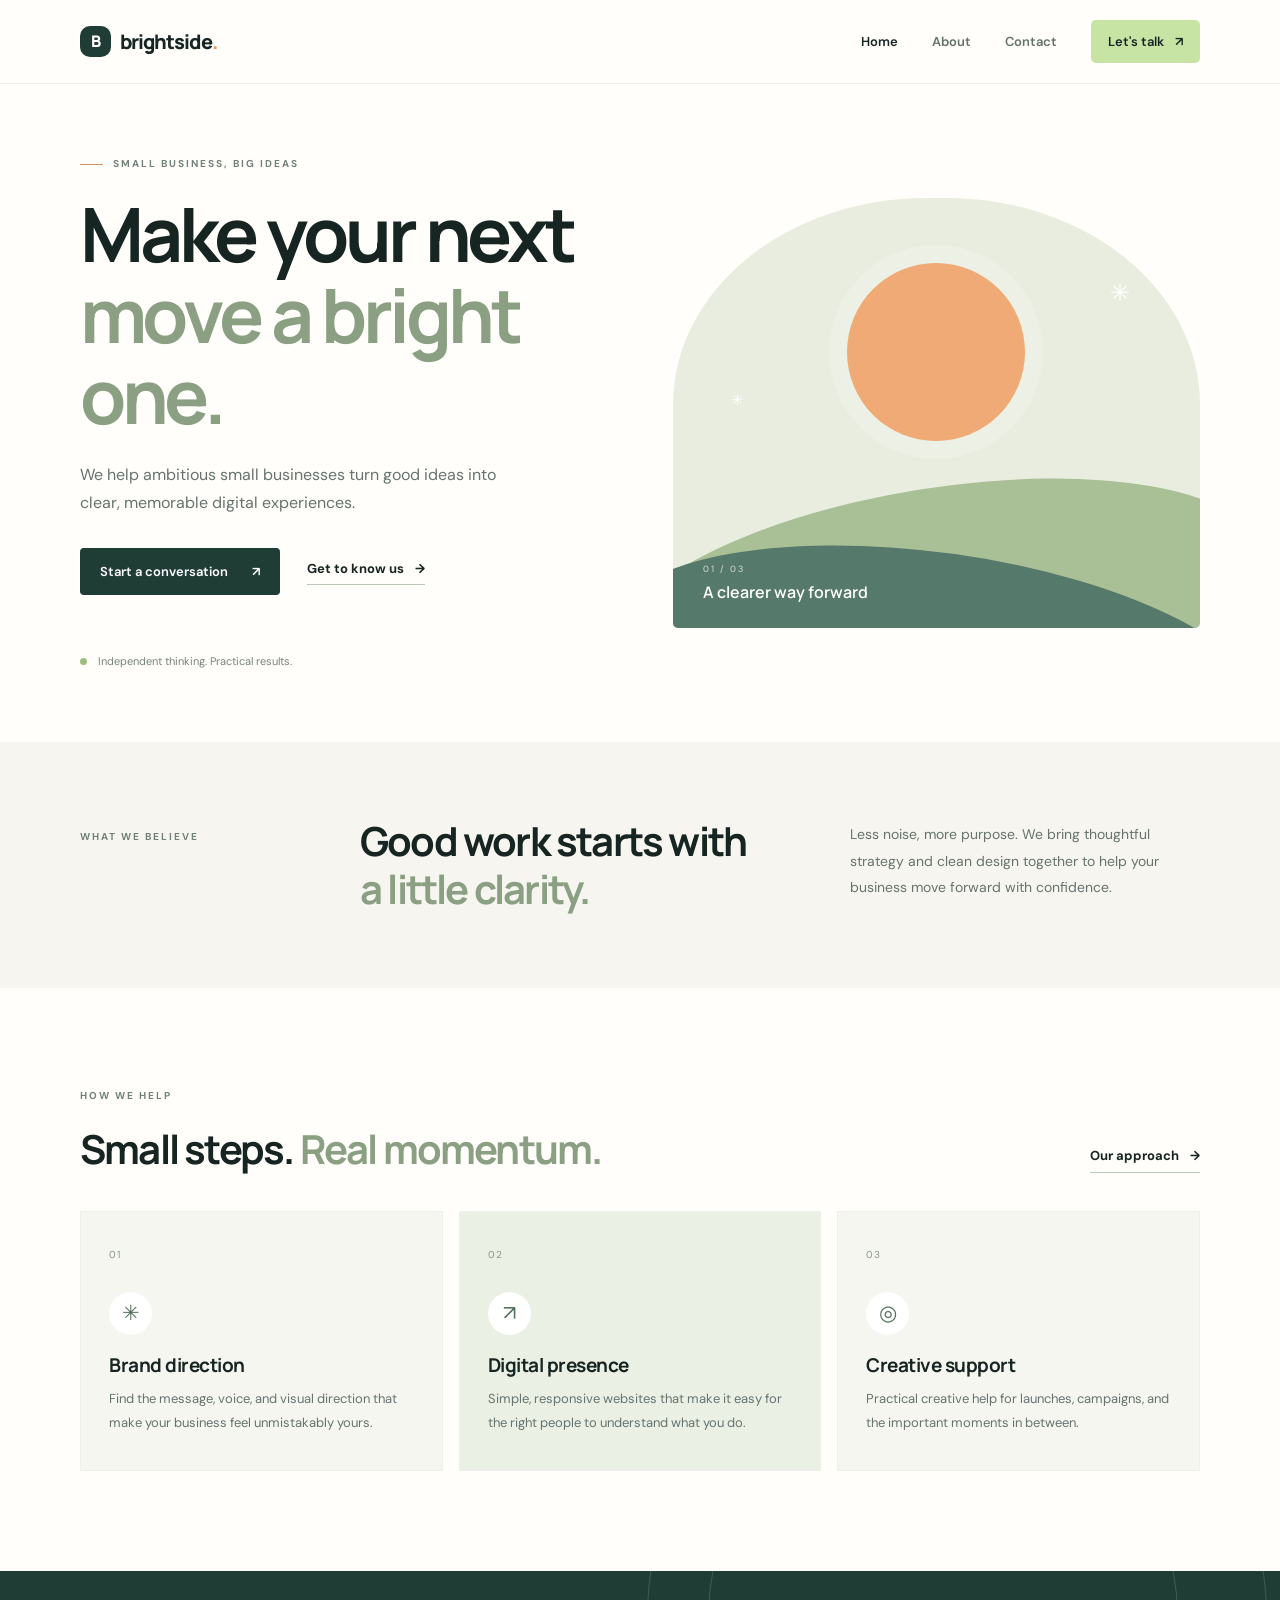
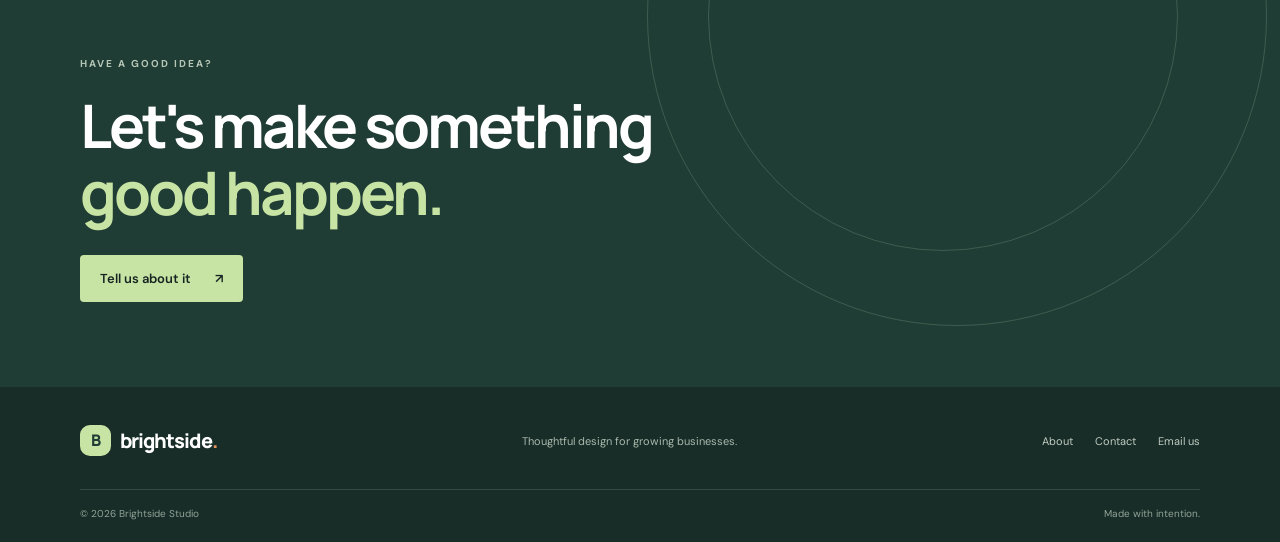
<file: index.html>
<!DOCTYPE html>
<html lang="en">
<head>
  <meta charset="UTF-8">
  <meta name="viewport" content="width=device-width, initial-scale=1.0">
  <meta name="description" content="Brightside Studio helps small businesses build a clear, confident online presence.">
  <title>Brightside Studio | Thoughtful design for growing businesses</title>
  <link rel="preconnect" href="https://fonts.googleapis.com">
  <link rel="preconnect" href="https://fonts.gstatic.com" crossorigin>
  <link href="https://fonts.googleapis.com/css2?family=DM+Sans:wght@400;500;600;700&family=Manrope:wght@400;500;600;700;800&display=swap" rel="stylesheet">
  <link rel="stylesheet" href="styles.css">
  <script src="script.js" defer></script>
</head>
<body>
  <header class="site-header">
    <div class="container nav-wrap">
      <a class="brand" href="index.html" aria-label="Brightside Studio home"><span class="brand-mark">B</span> brightside<span class="brand-dot">.</span></a>
      <button class="menu-toggle" aria-label="Open navigation" aria-expanded="false"><span></span><span></span><span></span></button>
      <nav class="main-nav" aria-label="Main navigation">
        <a class="active" href="index.html">Home</a>
        <a href="about.html">About</a>
        <a href="contact.html">Contact</a>
        <a class="nav-cta" href="contact.html">Let's talk <span aria-hidden="true">↗</span></a>
      </nav>
    </div>
  </header>

  <main>
    <section class="hero container">
      <div class="hero-copy">
        <p class="eyebrow"><span class="eyebrow-line"></span> SMALL BUSINESS, BIG IDEAS</p>
        <h1>Make your next<br><span>move a bright one.</span></h1>
        <p class="hero-text">We help ambitious small businesses turn good ideas into clear, memorable digital experiences.</p>
        <div class="hero-actions">
          <a class="button button-primary" href="contact.html">Start a conversation <span aria-hidden="true">↗</span></a>
          <a class="text-link" href="about.html">Get to know us <span aria-hidden="true">→</span></a>
        </div>
        <div class="hero-note"><span class="note-dot"></span> Independent thinking. Practical results.</div>
      </div>
      <div class="hero-art" aria-label="Abstract illustration of a sun rising over layered hills" role="img">
        <div class="sun"></div><div class="hill hill-back"></div><div class="hill hill-front"></div>
        <div class="art-label"><span>01 / 03</span><strong>A clearer way forward</strong></div>
        <div class="sparkle sparkle-one">✳</div><div class="sparkle sparkle-two">✳</div>
      </div>
    </section>

    <section class="intro-band">
      <div class="container intro-grid">
        <p class="eyebrow">WHAT WE BELIEVE</p>
        <h2>Good work starts with<br> <span>a little clarity.</span></h2>
        <p>Less noise, more purpose. We bring thoughtful strategy and clean design together to help your business move forward with confidence.</p>
      </div>
    </section>

    <section class="services container">
      <div class="section-heading">
        <div><p class="eyebrow">HOW WE HELP</p><h2>Small steps. <span>Real momentum.</span></h2></div>
        <a class="text-link" href="about.html">Our approach <span aria-hidden="true">→</span></a>
      </div>
      <div class="service-grid">
        <article class="service-card"><span class="service-number">01</span><div class="service-icon">✳</div><h3>Brand direction</h3><p>Find the message, voice, and visual direction that make your business feel unmistakably yours.</p></article>
        <article class="service-card service-card-featured"><span class="service-number">02</span><div class="service-icon">↗</div><h3>Digital presence</h3><p>Simple, responsive websites that make it easy for the right people to understand what you do.</p></article>
        <article class="service-card"><span class="service-number">03</span><div class="service-icon">◎</div><h3>Creative support</h3><p>Practical creative help for launches, campaigns, and the important moments in between.</p></article>
      </div>
    </section>

    <section class="cta-section">
      <div class="container cta-inner"><p class="eyebrow">HAVE A GOOD IDEA?</p><h2>Let's make something<br><span>good happen.</span></h2><a class="button button-light" href="contact.html">Tell us about it <span aria-hidden="true">↗</span></a></div>
      <div class="cta-orbit orbit-one"></div><div class="cta-orbit orbit-two"></div>
    </section>
  </main>

  <footer class="site-footer"><div class="container footer-main"><a class="brand brand-footer" href="index.html"><span class="brand-mark">B</span> brightside<span class="brand-dot">.</span></a><p>Thoughtful design for growing businesses.</p><div class="footer-links"><a href="about.html">About</a><a href="contact.html">Contact</a><a href="mailto:hello@brightside.example">Email us</a></div></div><div class="container footer-bottom"><span>© <span data-year></span> Brightside Studio</span><span>Made with intention.</span></div></footer>
</body>
</html>
</file>
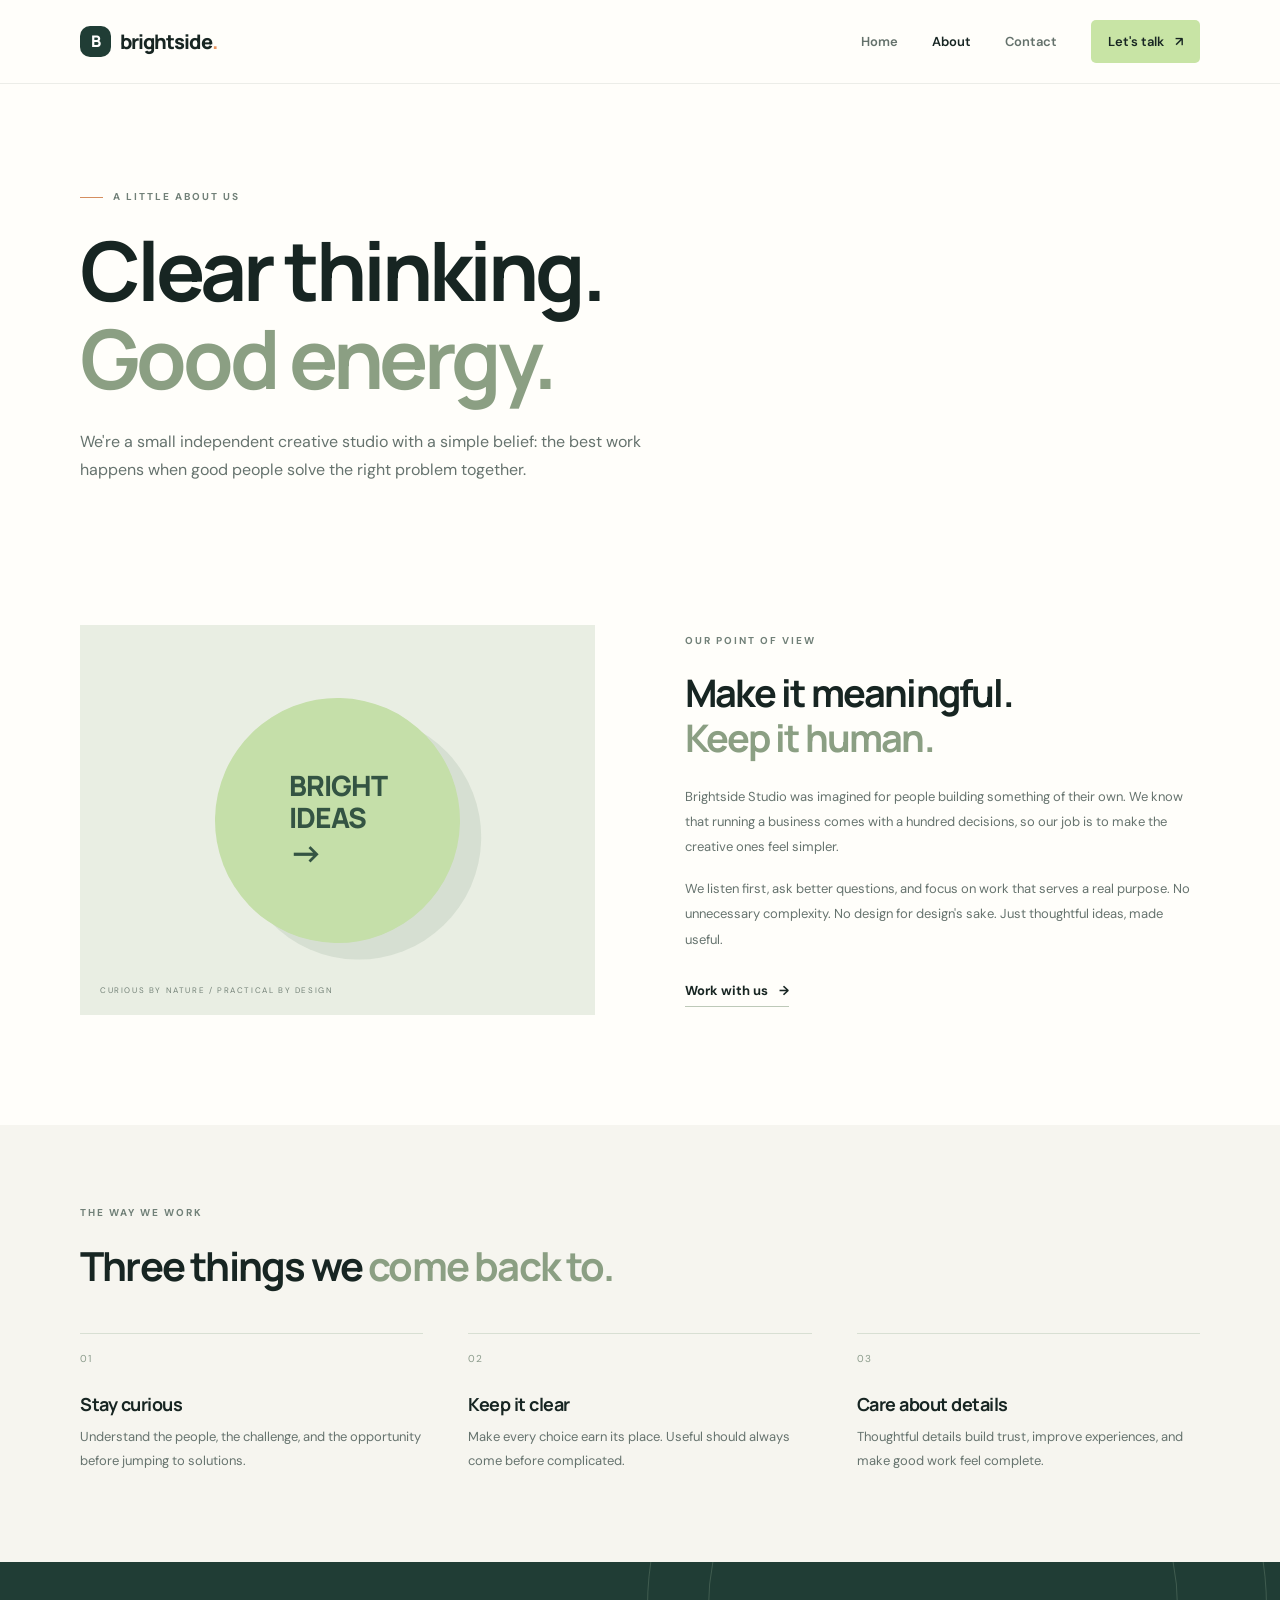
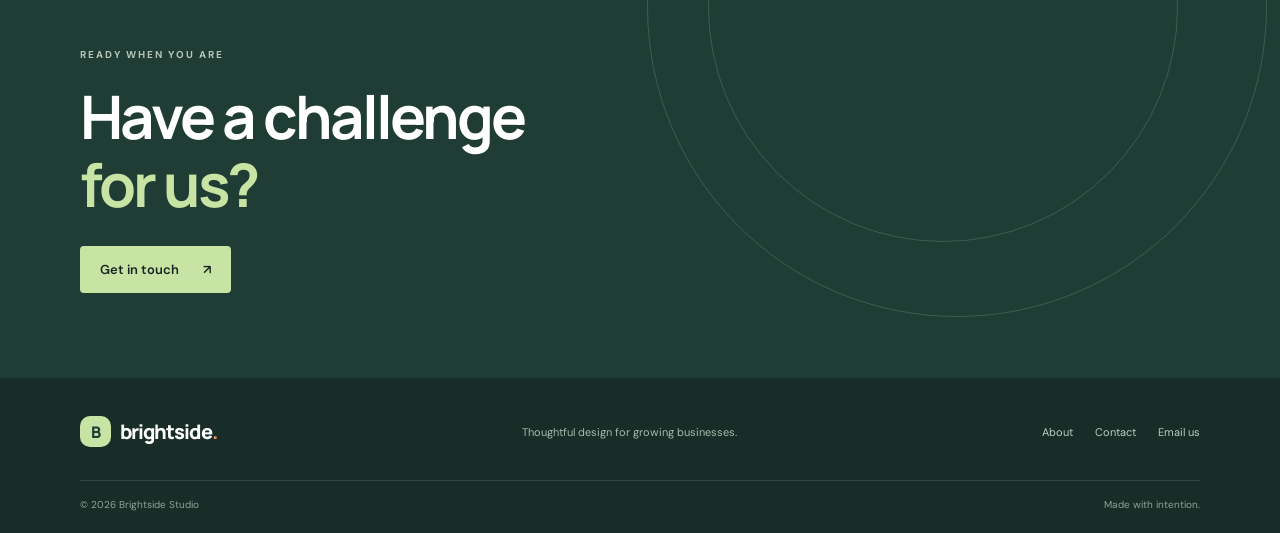
<file: about.html>
<!DOCTYPE html>
<html lang="en">
<head>
  <meta charset="UTF-8"><meta name="viewport" content="width=device-width, initial-scale=1.0">
  <meta name="description" content="Meet Brightside Studio and learn about our thoughtful, practical approach.">
  <title>About | Brightside Studio</title>
  <link rel="preconnect" href="https://fonts.googleapis.com"><link rel="preconnect" href="https://fonts.gstatic.com" crossorigin>
  <link href="https://fonts.googleapis.com/css2?family=DM+Sans:wght@400;500;600;700&family=Manrope:wght@400;500;600;700;800&display=swap" rel="stylesheet">
  <link rel="stylesheet" href="styles.css"><script src="script.js" defer></script>
</head>
<body>
  <header class="site-header"><div class="container nav-wrap"><a class="brand" href="index.html"><span class="brand-mark">B</span> brightside<span class="brand-dot">.</span></a><button class="menu-toggle" aria-label="Open navigation" aria-expanded="false"><span></span><span></span><span></span></button><nav class="main-nav" aria-label="Main navigation"><a href="index.html">Home</a><a class="active" href="about.html">About</a><a href="contact.html">Contact</a><a class="nav-cta" href="contact.html">Let's talk <span aria-hidden="true">↗</span></a></nav></div></header>
  <main>
    <section class="page-hero container"><p class="eyebrow"><span class="eyebrow-line"></span> A LITTLE ABOUT US</p><h1>Clear thinking.<br><span>Good energy.</span></h1><p class="page-lead">We're a small independent creative studio with a simple belief: the best work happens when good people solve the right problem together.</p></section>
    <section class="about-feature container"><div class="about-visual"><div class="about-circle"><span>BRIGHT<br>IDEAS<br><b>→</b></span></div><span class="visual-caption">CURIOUS BY NATURE / PRACTICAL BY DESIGN</span></div><div class="about-copy"><p class="eyebrow">OUR POINT OF VIEW</p><h2>Make it meaningful.<br><span>Keep it human.</span></h2><p>Brightside Studio was imagined for people building something of their own. We know that running a business comes with a hundred decisions, so our job is to make the creative ones feel simpler.</p><p>We listen first, ask better questions, and focus on work that serves a real purpose. No unnecessary complexity. No design for design's sake. Just thoughtful ideas, made useful.</p><a class="text-link" href="contact.html">Work with us <span aria-hidden="true">→</span></a></div></section>
    <section class="values-section"><div class="container"><p class="eyebrow">THE WAY WE WORK</p><h2>Three things we <span>come back to.</span></h2><div class="values-grid"><article><span>01</span><h3>Stay curious</h3><p>Understand the people, the challenge, and the opportunity before jumping to solutions.</p></article><article><span>02</span><h3>Keep it clear</h3><p>Make every choice earn its place. Useful should always come before complicated.</p></article><article><span>03</span><h3>Care about details</h3><p>Thoughtful details build trust, improve experiences, and make good work feel complete.</p></article></div></div></section>
    <section class="cta-section"><div class="container cta-inner"><p class="eyebrow">READY WHEN YOU ARE</p><h2>Have a challenge<br><span>for us?</span></h2><a class="button button-light" href="contact.html">Get in touch <span aria-hidden="true">↗</span></a></div><div class="cta-orbit orbit-one"></div><div class="cta-orbit orbit-two"></div></section>
  </main>
  <footer class="site-footer"><div class="container footer-main"><a class="brand brand-footer" href="index.html"><span class="brand-mark">B</span> brightside<span class="brand-dot">.</span></a><p>Thoughtful design for growing businesses.</p><div class="footer-links"><a href="about.html">About</a><a href="contact.html">Contact</a><a href="mailto:hello@brightside.example">Email us</a></div></div><div class="container footer-bottom"><span>© <span data-year></span> Brightside Studio</span><span>Made with intention.</span></div></footer>
</body>
</html>
</file>
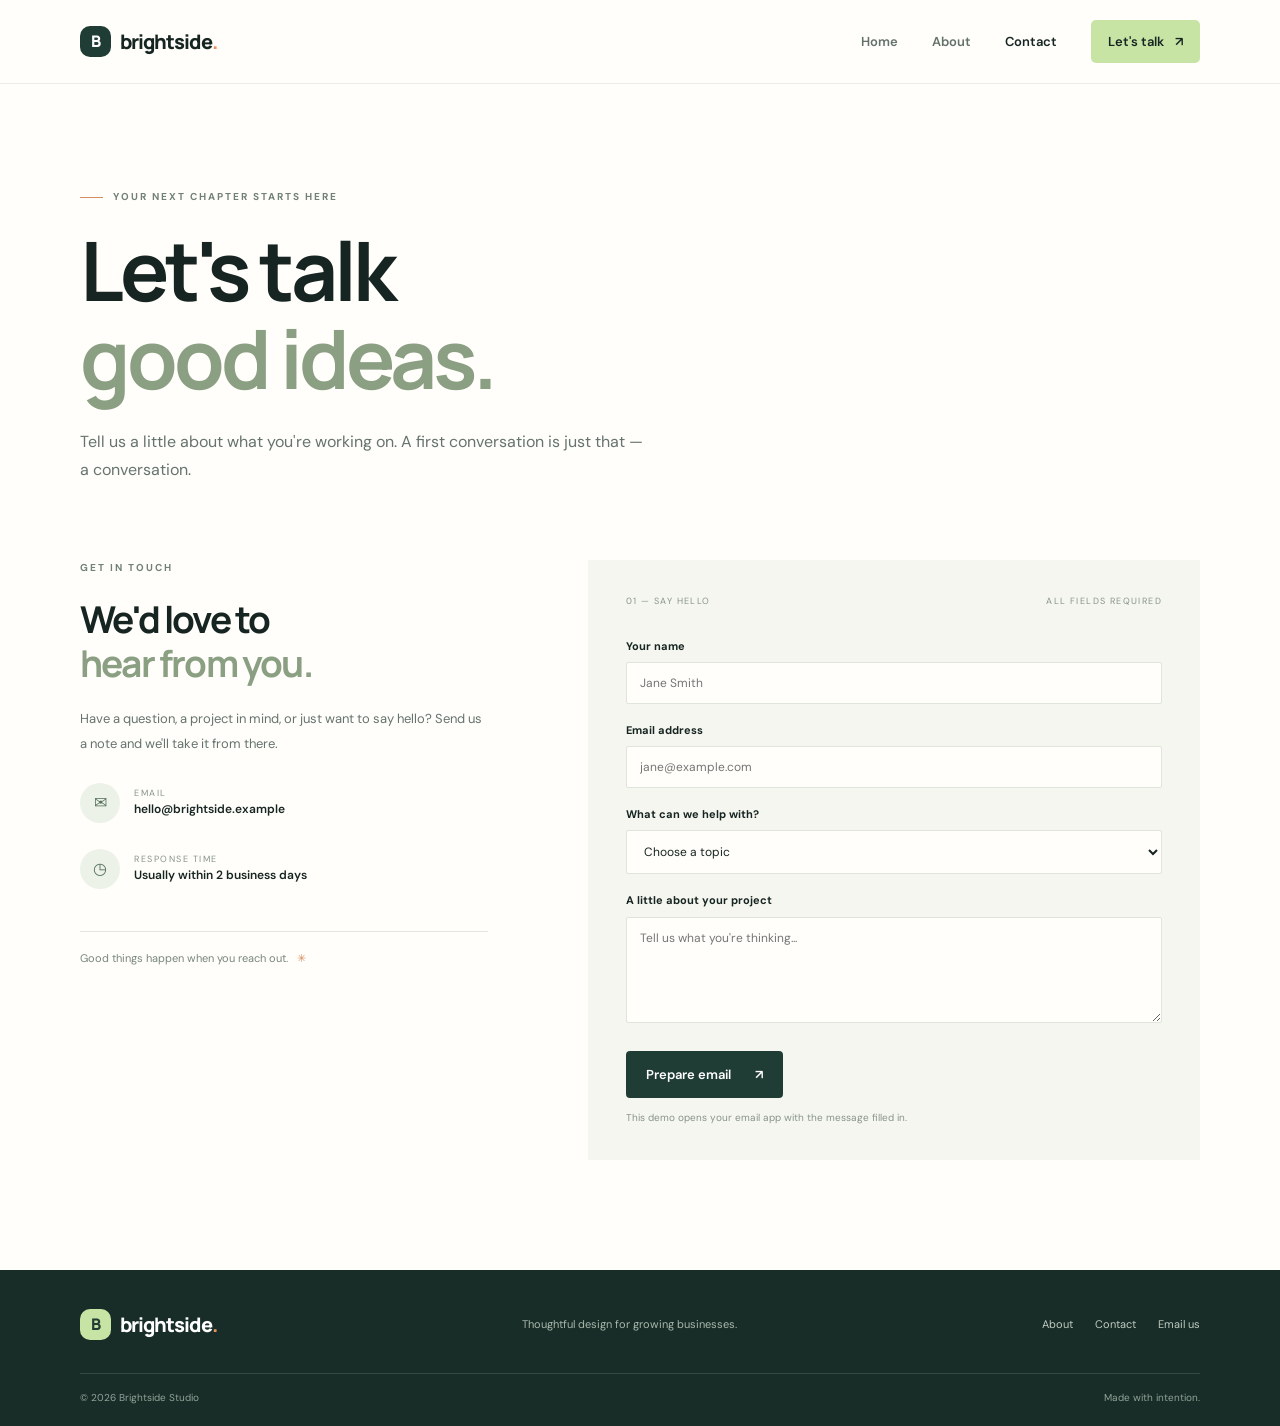
<file: contact.html>
<!DOCTYPE html>
<html lang="en">
<head>
  <meta charset="UTF-8"><meta name="viewport" content="width=device-width, initial-scale=1.0">
  <meta name="description" content="Contact Brightside Studio to talk about your next project.">
  <title>Contact | Brightside Studio</title>
  <link rel="preconnect" href="https://fonts.googleapis.com"><link rel="preconnect" href="https://fonts.gstatic.com" crossorigin>
  <link href="https://fonts.googleapis.com/css2?family=DM+Sans:wght@400;500;600;700&family=Manrope:wght@400;500;600;700;800&display=swap" rel="stylesheet">
  <link rel="stylesheet" href="styles.css"><script src="script.js" defer></script>
</head>
<body>
  <header class="site-header"><div class="container nav-wrap"><a class="brand" href="index.html"><span class="brand-mark">B</span> brightside<span class="brand-dot">.</span></a><button class="menu-toggle" aria-label="Open navigation" aria-expanded="false"><span></span><span></span><span></span></button><nav class="main-nav" aria-label="Main navigation"><a href="index.html">Home</a><a href="about.html">About</a><a class="active" href="contact.html">Contact</a><a class="nav-cta" href="contact.html">Let's talk <span aria-hidden="true">↗</span></a></nav></div></header>
  <main>
    <section class="page-hero contact-hero container"><p class="eyebrow"><span class="eyebrow-line"></span> YOUR NEXT CHAPTER STARTS HERE</p><h1>Let's talk<br><span>good ideas.</span></h1><p class="page-lead">Tell us a little about what you're working on. A first conversation is just that — a conversation.</p></section>
    <section class="contact-section container"><div class="contact-details"><p class="eyebrow">GET IN TOUCH</p><h2>We'd love to<br><span>hear from you.</span></h2><p>Have a question, a project in mind, or just want to say hello? Send us a note and we'll take it from there.</p><div class="contact-item"><span class="contact-icon">✉</span><div><small>EMAIL</small><a href="mailto:hello@brightside.example">hello@brightside.example</a></div></div><div class="contact-item"><span class="contact-icon">◷</span><div><small>RESPONSE TIME</small><strong>Usually within 2 business days</strong></div></div><div class="contact-note">Good things happen when you reach out. <span>✳</span></div></div>
      <form class="contact-form" id="contact-form"><div class="form-heading"><span>01 — SAY HELLO</span><span>ALL FIELDS REQUIRED</span></div><label for="name">Your name</label><input id="name" name="name" type="text" placeholder="Jane Smith" required minlength="2"><label for="email">Email address</label><input id="email" name="email" type="email" placeholder="jane@example.com" required><label for="subject">What can we help with?</label><select id="subject" name="subject" required><option value="" disabled selected>Choose a topic</option><option>Website design</option><option>Brand direction</option><option>Creative support</option><option>Something else</option></select><label for="message">A little about your project</label><textarea id="message" name="message" rows="5" placeholder="Tell us what you're thinking..." required minlength="10"></textarea><button class="button button-primary form-submit" type="submit">Prepare email <span aria-hidden="true">↗</span></button><p class="form-hint" id="form-status" aria-live="polite">This demo opens your email app with the message filled in.</p></form>
    </section>
  </main>
  <footer class="site-footer"><div class="container footer-main"><a class="brand brand-footer" href="index.html"><span class="brand-mark">B</span> brightside<span class="brand-dot">.</span></a><p>Thoughtful design for growing businesses.</p><div class="footer-links"><a href="about.html">About</a><a href="contact.html">Contact</a><a href="mailto:hello@brightside.example">Email us</a></div></div><div class="container footer-bottom"><span>© <span data-year></span> Brightside Studio</span><span>Made with intention.</span></div></footer>
</body>
</html>
</file>
<file: styles.css>
:root{--ink:#172522;--muted:#66736e;--cream:#f6f5ef;--paper:#fffefa;--green:#c8e4a5;--deep:#203d35;--orange:#f2a36d;--line:#e4e7df;--font:'DM Sans',sans-serif;--display:'Manrope',sans-serif}*{box-sizing:border-box}html{scroll-behavior:smooth}body{margin:0;background:var(--paper);color:var(--ink);font-family:var(--font);line-height:1.65}a{color:inherit;text-decoration:none}.container{width:min(1120px,calc(100% - 48px));margin-inline:auto}.site-header{height:84px;border-bottom:1px solid rgba(23,37,34,.08);background:rgba(255,254,250,.94);position:relative;z-index:10}.nav-wrap{height:100%;display:flex;align-items:center;justify-content:space-between}.brand{display:inline-flex;align-items:center;gap:9px;font-family:var(--display);font-size:20px;font-weight:800;letter-spacing:-1px}.brand-mark{display:grid;place-items:center;width:31px;height:31px;border-radius:10px;background:var(--deep);color:white;font-size:16px;letter-spacing:0}.brand-dot{color:#e9945f;margin-left:-9px}.main-nav{display:flex;align-items:center;gap:34px;font-size:13px;font-weight:600}.main-nav>a:not(.nav-cta){color:#64716b;transition:color .2s}.main-nav>a:hover,.main-nav>a.active{color:var(--ink)}.nav-cta{padding:11px 17px;background:var(--green);border-radius:5px;color:var(--ink)}.nav-cta span{margin-left:8px}.menu-toggle{display:none;background:none;border:0;padding:8px}.menu-toggle span{display:block;width:23px;height:2px;background:var(--ink);margin:5px}.hero{min-height:610px;display:grid;grid-template-columns:1fr 1fr;align-items:center;gap:65px;padding-block:72px}.eyebrow{font-size:10px;font-weight:700;letter-spacing:2px;color:#718078;margin:0 0 20px;display:flex;align-items:center;gap:10px}.eyebrow-line{width:23px;height:1px;background:#d58e5f}.hero h1,.page-hero h1{font-family:var(--display);font-size:clamp(48px,6vw,75px);line-height:1.08;letter-spacing:-4px;margin:0;font-weight:700}.hero h1 span,.page-hero h1 span,.section-heading h2 span,.intro-grid h2 span,.about-copy h2 span,.values-section h2 span,.contact-details h2 span{color:#8b9f83}.hero-text,.page-lead{font-size:16px;line-height:1.8;color:var(--muted);max-width:450px;margin:25px 0 30px}.hero-actions{display:flex;align-items:center;gap:27px;flex-wrap:wrap}.button{display:inline-flex;align-items:center;justify-content:center;gap:24px;padding:15px 20px;border:0;border-radius:4px;font:600 13px var(--font);cursor:pointer;transition:transform .2s,background .2s}.button:hover{transform:translateY(-2px)}.button-primary{background:var(--deep);color:white}.button-primary:hover{background:#2d5549}.text-link{font-size:13px;font-weight:700;border-bottom:1px solid #bdc9b8;padding-bottom:5px}.text-link span{margin-left:8px}.hero-note{margin-top:57px;color:#77827b;font-size:11px}.note-dot{display:inline-block;width:7px;height:7px;background:#9ebd7d;border-radius:50%;margin-right:8px}.hero-art{height:430px;position:relative;overflow:hidden;border-radius:48% 48% 5px 5px;background:#e8eddf}.sun{position:absolute;width:178px;height:178px;border-radius:50%;background:#f0aa76;top:65px;left:50%;transform:translateX(-50%);box-shadow:0 0 0 18px rgba(255,255,255,.17)}.hill{position:absolute;width:125%;height:235px;border-radius:50% 50% 0 0;left:-12%;bottom:-120px}.hill-back{background:#a9bf96;transform:rotate(-9deg);bottom:-95px}.hill-front{background:#55796a;transform:rotate(8deg);bottom:-160px}.art-label{position:absolute;left:30px;bottom:25px;color:white;z-index:2;display:flex;flex-direction:column;gap:4px}.art-label span{font-size:9px;letter-spacing:2px;opacity:.75}.art-label strong{font:600 16px var(--display)}.sparkle{position:absolute;color:#fff;font-size:24px}.sparkle-one{top:75px;right:70px}.sparkle-two{top:190px;left:58px;font-size:15px}.intro-band{background:var(--cream);padding:75px 0}.intro-grid{display:grid;grid-template-columns:.7fr 1.3fr 1fr;align-items:start;gap:35px}.intro-grid .eyebrow{margin-top:12px}.intro-grid h2,.section-heading h2,.values-section h2,.about-copy h2,.contact-details h2{font:700 clamp(28px,3.4vw,40px)/1.2 var(--display);letter-spacing:-1.8px;margin:0}.intro-grid>p:last-child{color:var(--muted);font-size:14px;line-height:1.9;margin:4px 0}.services{padding-block:100px}.section-heading{display:flex;align-items:end;justify-content:space-between;margin-bottom:38px}.section-heading h2{margin-top:10px}.service-grid{display:grid;grid-template-columns:repeat(3,1fr);gap:16px}.service-card{position:relative;min-height:260px;padding:28px;background:#f5f6f0;border:1px solid #edf0e8}.service-card-featured{background:#eaf0e3}.service-number{font-size:10px;color:#87948b;letter-spacing:1px}.service-icon{width:43px;height:43px;display:grid;place-items:center;border-radius:50%;background:white;color:#52715d;font-size:21px;margin:26px 0 17px}.service-card h3,.values-grid h3{font:700 19px var(--display);letter-spacing:-.5px;margin:0 0 9px}.service-card p,.values-grid p{font-size:13px;color:var(--muted);line-height:1.8;margin:0}.cta-section{position:relative;overflow:hidden;background:var(--deep);color:white;padding:85px 0}.cta-inner{position:relative;z-index:2}.cta-inner .eyebrow{color:#b6c7b8}.cta-inner h2{font:700 clamp(39px,5vw,60px)/1.12 var(--display);letter-spacing:-3px;margin:0 0 28px}.cta-inner h2 span{color:var(--green)}.button-light{background:var(--green);color:var(--ink)}.cta-orbit{position:absolute;border:1px solid rgba(220,239,204,.17);border-radius:50%;width:470px;height:470px;right:8%;top:-190px}.orbit-two{width:620px;height:620px;right:1%;top:-265px}.site-footer{background:#182d27;color:#dfe8df;padding:34px 0 20px}.footer-main{display:flex;align-items:center;justify-content:space-between;gap:20px;padding-bottom:28px}.brand-footer{color:white}.brand-footer .brand-mark{background:var(--green);color:var(--deep)}.footer-main>p{font-size:11px;color:#aab9ae}.footer-links{display:flex;gap:22px;font-size:11px;color:#c0ccc2}.footer-bottom{border-top:1px solid rgba(255,255,255,.13);padding-top:16px;display:flex;justify-content:space-between;color:#92a49a;font-size:10px}.page-hero{padding-top:105px;padding-bottom:75px}.page-hero h1{font-size:clamp(55px,7vw,82px)}.page-lead{max-width:570px;font-size:16px}.about-feature{display:grid;grid-template-columns:1fr 1fr;gap:90px;align-items:center;padding-block:35px 110px}.about-visual{height:390px;background:#e9eee3;position:relative;display:grid;place-items:center;overflow:hidden}.about-circle{width:245px;height:245px;border-radius:50%;background:#c5dfa9;display:grid;place-items:center;transform:rotate(-10deg);box-shadow:18px 20px 0 rgba(75,112,87,.12)}.about-circle span{font:800 28px/1.15 var(--display);letter-spacing:-1px;color:#345443;transform:rotate(10deg)}.about-circle b{font-size:34px}.visual-caption{position:absolute;bottom:18px;left:20px;font-size:8px;letter-spacing:1.6px;color:#748278}.about-copy h2{font-size:38px;margin-bottom:23px}.about-copy>p:not(.eyebrow){color:var(--muted);font-size:13px;line-height:1.95;margin-bottom:16px}.about-copy .text-link{display:inline-block;margin-top:12px}.values-section{background:var(--cream);padding:80px 0 90px}.values-section h2{margin-bottom:43px}.values-grid{display:grid;grid-template-columns:repeat(3,1fr);gap:45px}.values-grid article{border-top:1px solid #d8dfd3;padding-top:17px}.values-grid article>span{font-size:10px;color:#8b9b8b;letter-spacing:1px;display:block;margin-bottom:25px}.values-grid h3{font-size:18px}.contact-hero{padding-bottom:45px}.contact-section{display:grid;grid-template-columns:.8fr 1.2fr;gap:100px;padding-bottom:110px}.contact-details h2{font-size:37px;margin-bottom:22px}.contact-details>p:not(.eyebrow){color:var(--muted);font-size:13px;line-height:1.9}.contact-item{display:flex;align-items:center;gap:14px;margin-top:26px}.contact-icon{width:40px;height:40px;background:#edf2e8;border-radius:50%;display:grid;place-items:center;color:#56725d}.contact-item div{display:flex;flex-direction:column}.contact-item small{font-size:9px;letter-spacing:1.5px;color:#87948b}.contact-item a,.contact-item strong{font-size:12px;font-weight:600}.contact-note{margin-top:42px;padding-top:17px;border-top:1px solid var(--line);font-size:11px;color:#78867c}.contact-note span{color:#d98d5e;margin-left:6px}.contact-form{background:#f5f6f0;padding:34px 38px}.form-heading{display:flex;justify-content:space-between;font-size:9px;letter-spacing:1.4px;color:#87948b;margin-bottom:28px}.contact-form label{display:block;font-size:11px;font-weight:700;margin:17px 0 7px}.contact-form input,.contact-form select,.contact-form textarea{width:100%;border:1px solid #e0e5db;background:#fffefa;padding:12px 13px;border-radius:2px;font:12px var(--font);color:var(--ink);outline:none}.contact-form input:focus,.contact-form select:focus,.contact-form textarea:focus{border-color:#829e7c;box-shadow:0 0 0 3px rgba(130,158,124,.13)}.contact-form textarea{resize:vertical}.form-submit{margin-top:20px}.form-hint{font-size:10px;color:#87948b;margin:12px 0 0}.form-hint.error{color:#a34f42}@media(max-width:760px){.container{width:min(100% - 36px,560px)}.site-header{height:72px}.menu-toggle{display:block}.main-nav{display:none;position:absolute;top:71px;left:0;right:0;background:var(--paper);padding:20px 24px 25px;box-shadow:0 12px 20px rgba(0,0,0,.07);flex-direction:column;align-items:stretch;gap:18px}.main-nav.open{display:flex}.nav-cta{text-align:center}.hero{grid-template-columns:1fr;gap:40px;padding-block:65px}.hero h1{font-size:58px}.hero-art{height:340px;max-width:470px;width:100%;margin-inline:auto}.hero-note{margin-top:35px}.intro-grid{grid-template-columns:1fr;gap:17px}.intro-grid .eyebrow{margin:0}.intro-grid>p:last-child{max-width:480px}.services{padding-block:70px}.section-heading{align-items:start;gap:20px;flex-direction:column}.service-grid{grid-template-columns:1fr}.service-card{min-height:220px}.service-icon{margin:18px 0 12px}.cta-section{padding:70px 0}.footer-main{align-items:flex-start;flex-direction:column;gap:12px}.footer-links{margin-top:8px}.page-hero{padding-top:75px;padding-bottom:50px}.page-hero h1{font-size:60px}.about-feature{grid-template-columns:1fr;gap:45px;padding-bottom:75px}.about-visual{height:320px}.about-copy h2{font-size:34px}.values-section{padding:65px 0}.values-grid{grid-template-columns:1fr;gap:28px}.values-grid article>span{margin-bottom:13px}.contact-section{grid-template-columns:1fr;gap:45px;padding-bottom:75px}.contact-form{padding:25px 20px}.contact-details h2{font-size:34px}}@media(prefers-reduced-motion:reduce){html{scroll-behavior:auto}*,*::before,*::after{transition:none!important;animation:none!important}}
</file>
